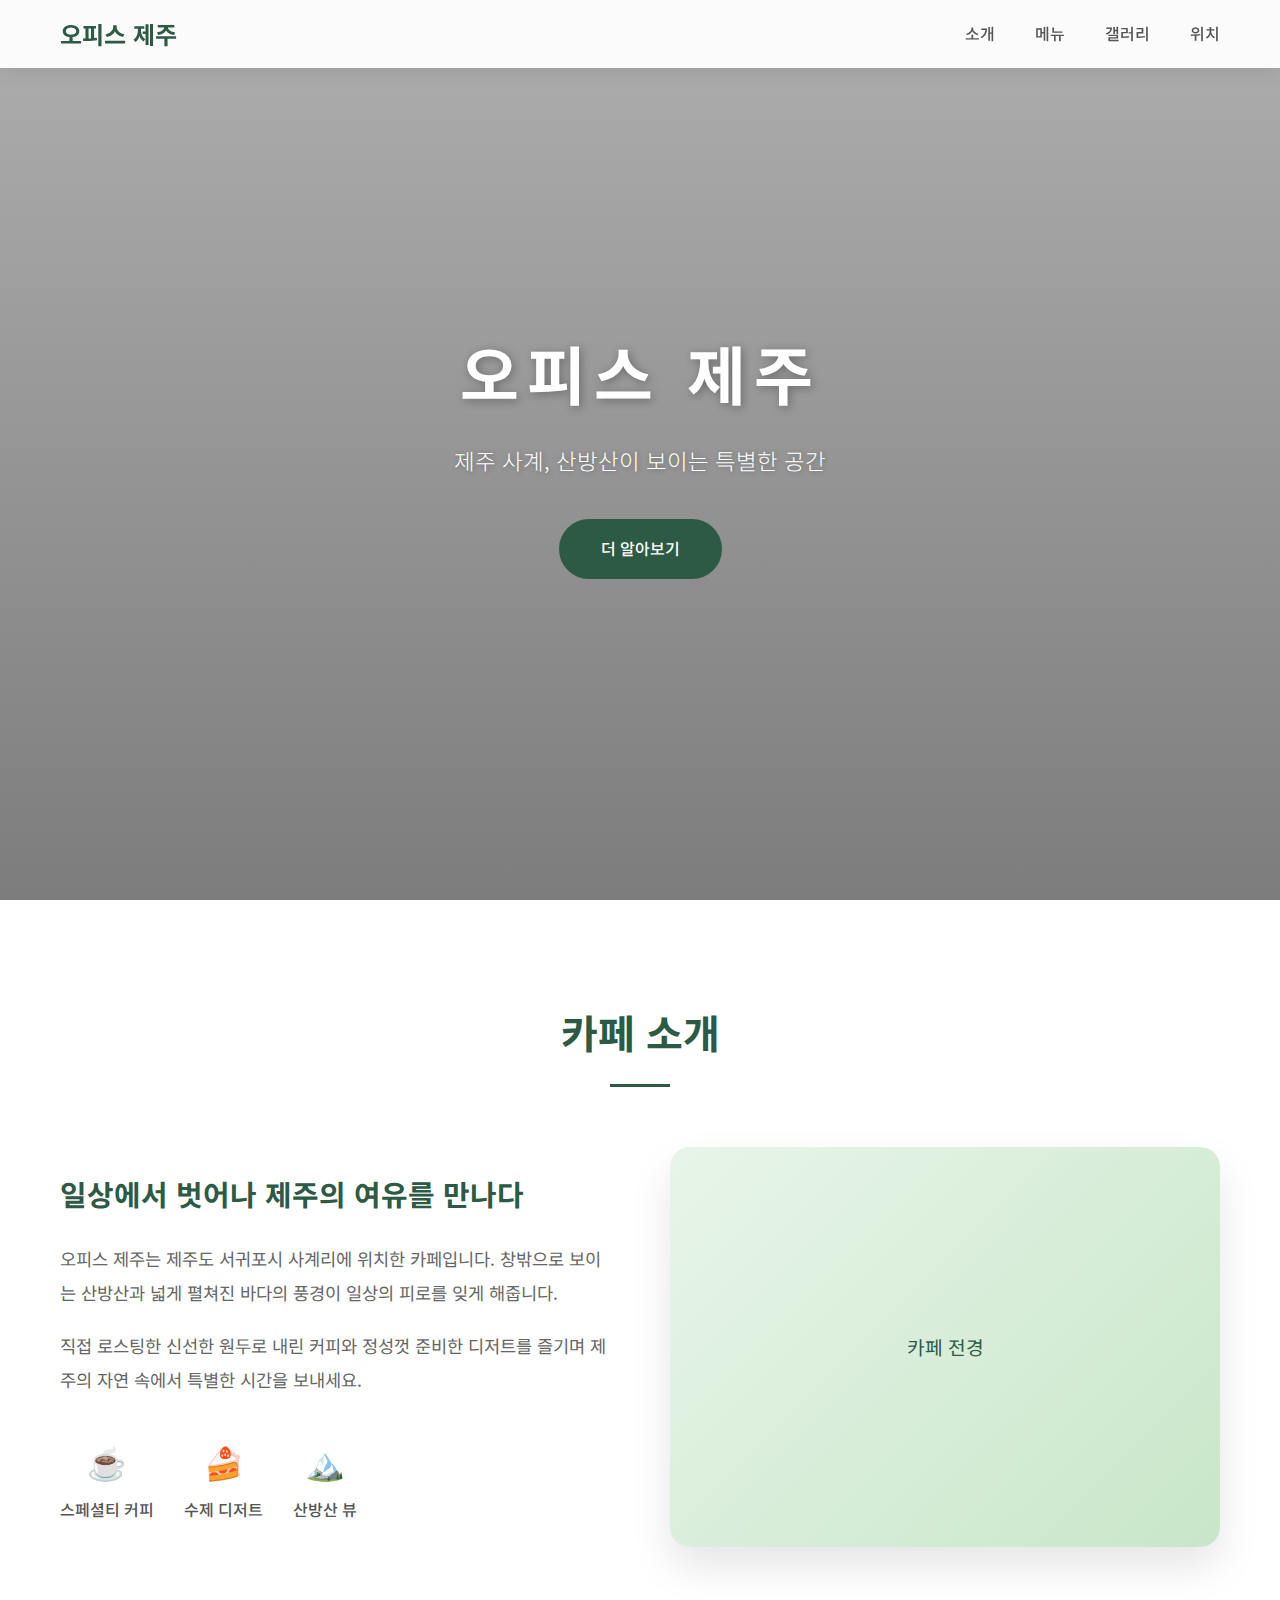
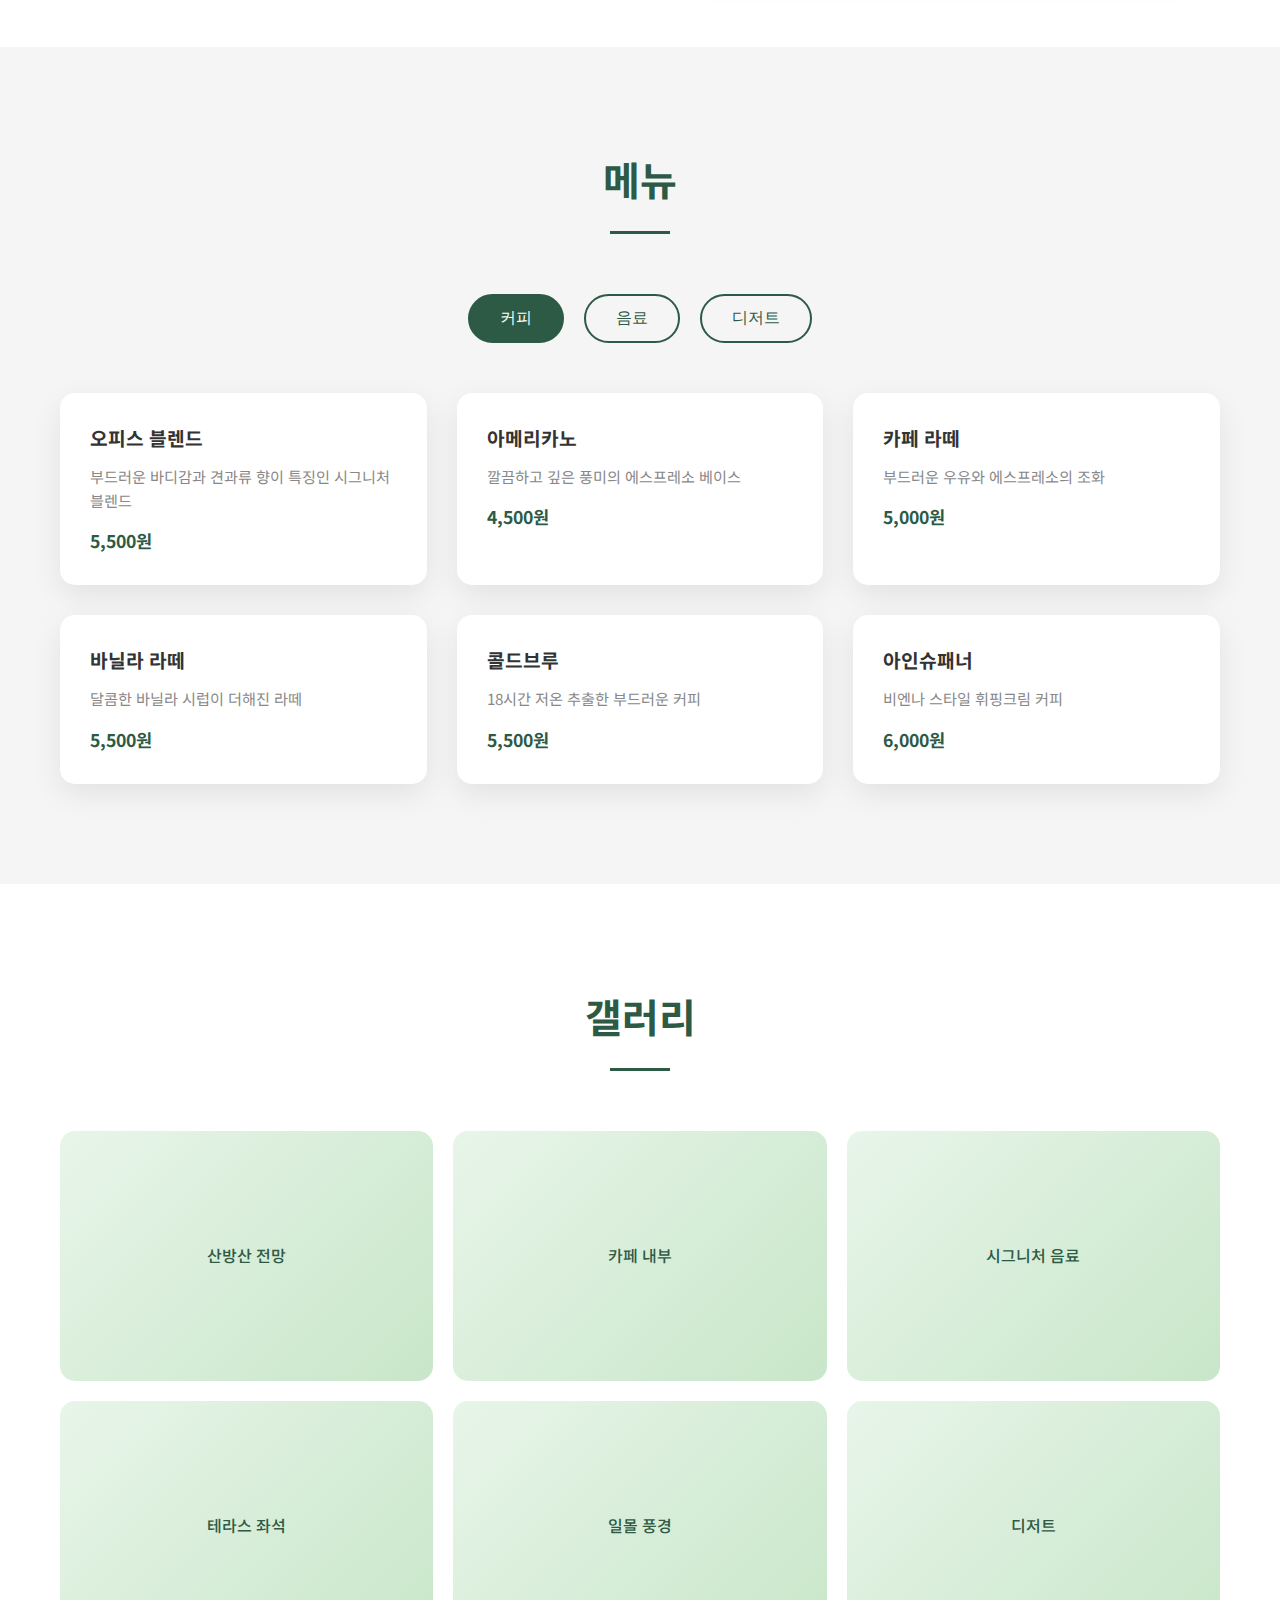
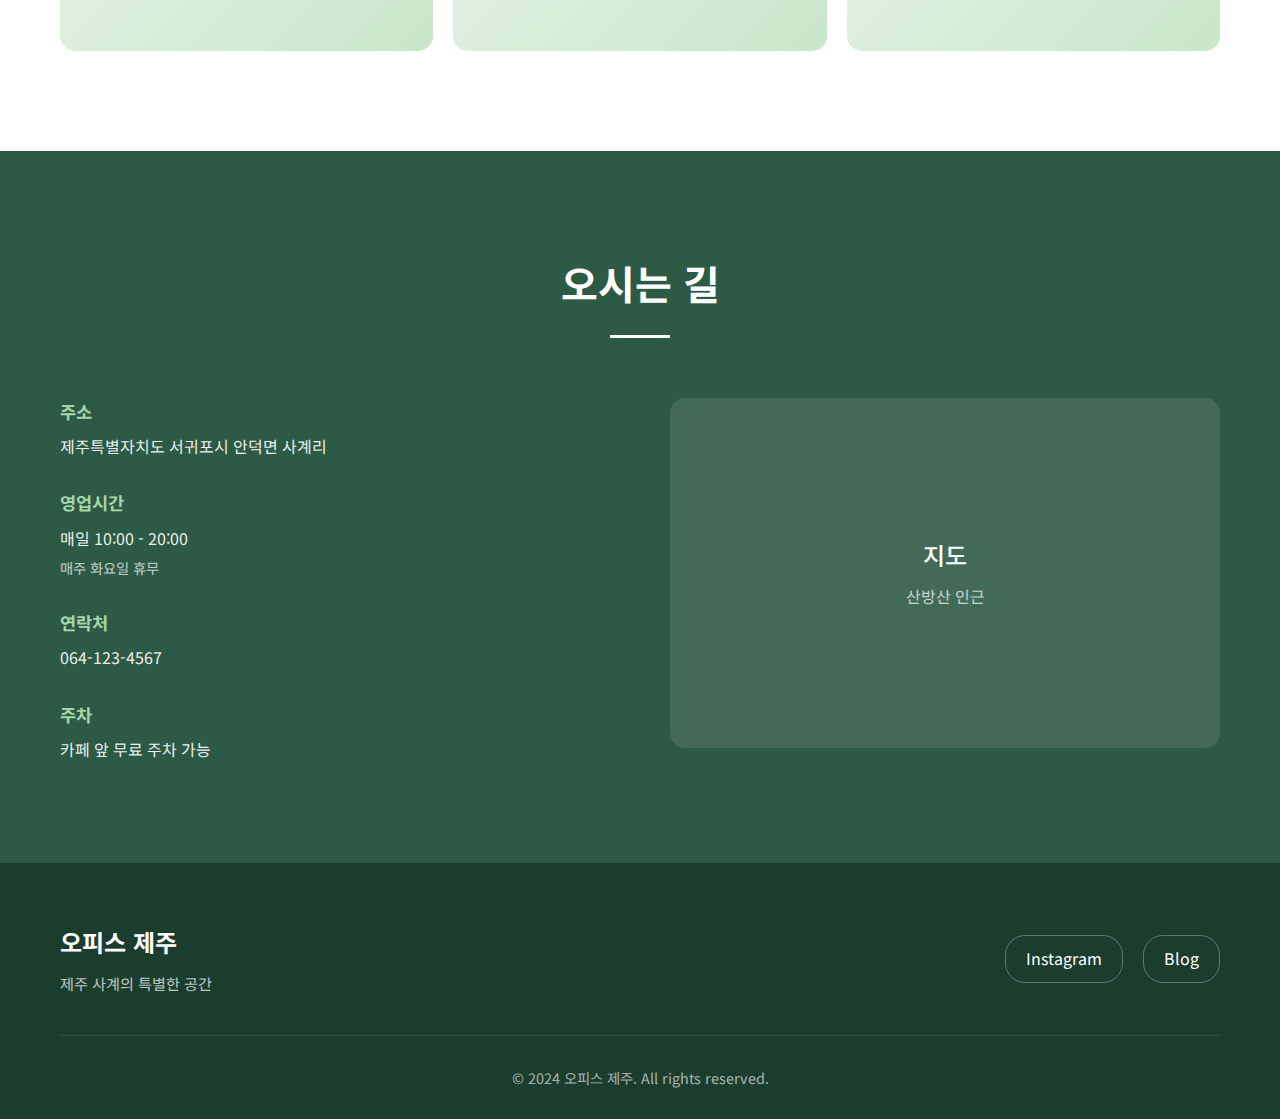
<file: index.html>
<!DOCTYPE html>
<html lang="ko">
<head>
    <meta charset="UTF-8">
    <meta name="viewport" content="width=device-width, initial-scale=1.0">
    <title>오피스 제주 - 제주 사계의 특별한 카페</title>
    <link rel="stylesheet" href="style.css">
    <link href="https://fonts.googleapis.com/css2?family=Noto+Sans+KR:wght@300;400;500;700&display=swap" rel="stylesheet">
</head>
<body>
    <!-- 네비게이션 -->
    <nav class="navbar">
        <div class="nav-container">
            <a href="#" class="logo">오피스 제주</a>
            <ul class="nav-menu">
                <li><a href="about/index.html">소개</a></li>
                <li><a href="#menu">메뉴</a></li>
                <li><a href="#gallery">갤러리</a></li>
                <li><a href="location/index.html">위치</a></li>
            </ul>
            <div class="hamburger">
                <span></span>
                <span></span>
                <span></span>
            </div>
        </div>
    </nav>

    <!-- 히어로 섹션 -->
    <section class="hero" id="home">
        <div class="hero-content">
            <h1>오피스 제주</h1>
            <p>제주 사계, 산방산이 보이는 특별한 공간</p>
            <a href="#about" class="btn-primary">더 알아보기</a>
        </div>
        <div class="hero-overlay"></div>
    </section>

    <!-- 소개 섹션 -->
    <section class="about" id="about">
        <div class="container">
            <h2 class="section-title">카페 소개</h2>
            <div class="about-content">
                <div class="about-text">
                    <h3>일상에서 벗어나 제주의 여유를 만나다</h3>
                    <p>
                        오피스 제주는 제주도 서귀포시 사계리에 위치한 카페입니다.
                        창밖으로 보이는 산방산과 넓게 펼쳐진 바다의 풍경이
                        일상의 피로를 잊게 해줍니다.
                    </p>
                    <p>
                        직접 로스팅한 신선한 원두로 내린 커피와
                        정성껏 준비한 디저트를 즐기며
                        제주의 자연 속에서 특별한 시간을 보내세요.
                    </p>
                    <div class="about-features">
                        <div class="feature">
                            <span class="feature-icon">☕</span>
                            <span>스페셜티 커피</span>
                        </div>
                        <div class="feature">
                            <span class="feature-icon">🍰</span>
                            <span>수제 디저트</span>
                        </div>
                        <div class="feature">
                            <span class="feature-icon">🏔️</span>
                            <span>산방산 뷰</span>
                        </div>
                    </div>
                </div>
                <div class="about-image">
                    <div class="image-placeholder">
                        <span>카페 전경</span>
                    </div>
                </div>
            </div>
        </div>
    </section>

    <!-- 메뉴 섹션 -->
    <section class="menu" id="menu">
        <div class="container">
            <h2 class="section-title">메뉴</h2>
            <div class="menu-categories">
                <button class="menu-tab active" data-category="coffee">커피</button>
                <button class="menu-tab" data-category="drink">음료</button>
                <button class="menu-tab" data-category="dessert">디저트</button>
            </div>
            <div class="menu-grid" id="menu-grid">
                <!-- JavaScript로 동적 생성 -->
            </div>
        </div>
    </section>

    <!-- 갤러리 섹션 -->
    <section class="gallery" id="gallery">
        <div class="container">
            <h2 class="section-title">갤러리</h2>
            <div class="gallery-grid">
                <div class="gallery-item">
                    <div class="gallery-placeholder">산방산 전망</div>
                </div>
                <div class="gallery-item">
                    <div class="gallery-placeholder">카페 내부</div>
                </div>
                <div class="gallery-item">
                    <div class="gallery-placeholder">시그니처 음료</div>
                </div>
                <div class="gallery-item">
                    <div class="gallery-placeholder">테라스 좌석</div>
                </div>
                <div class="gallery-item">
                    <div class="gallery-placeholder">일몰 풍경</div>
                </div>
                <div class="gallery-item">
                    <div class="gallery-placeholder">디저트</div>
                </div>
            </div>
        </div>
    </section>

    <!-- 위치 섹션 -->
    <section class="location" id="location">
        <div class="container">
            <h2 class="section-title">오시는 길</h2>
            <div class="location-content">
                <div class="location-info">
                    <div class="info-item">
                        <h4>주소</h4>
                        <p>제주특별자치도 서귀포시 안덕면 사계리</p>
                    </div>
                    <div class="info-item">
                        <h4>영업시간</h4>
                        <p>매일 10:00 - 20:00</p>
                        <p class="sub-text">매주 화요일 휴무</p>
                    </div>
                    <div class="info-item">
                        <h4>연락처</h4>
                        <p>064-123-4567</p>
                    </div>
                    <div class="info-item">
                        <h4>주차</h4>
                        <p>카페 앞 무료 주차 가능</p>
                    </div>
                </div>
                <div class="location-map">
                    <div class="map-placeholder">
                        <span>지도</span>
                        <p>산방산 인근</p>
                    </div>
                </div>
            </div>
        </div>
    </section>

    <!-- 푸터 -->
    <footer class="footer">
        <div class="container">
            <div class="footer-content">
                <div class="footer-logo">
                    <h3>오피스 제주</h3>
                    <p>제주 사계의 특별한 공간</p>
                </div>
                <div class="footer-social">
                    <a href="#" class="social-link">Instagram</a>
                    <a href="#" class="social-link">Blog</a>
                </div>
            </div>
            <div class="footer-bottom">
                <p>&copy; 2024 오피스 제주. All rights reserved.</p>
            </div>
        </div>
    </footer>

    <script src="script.js"></script>
</body>
</html>
</file>
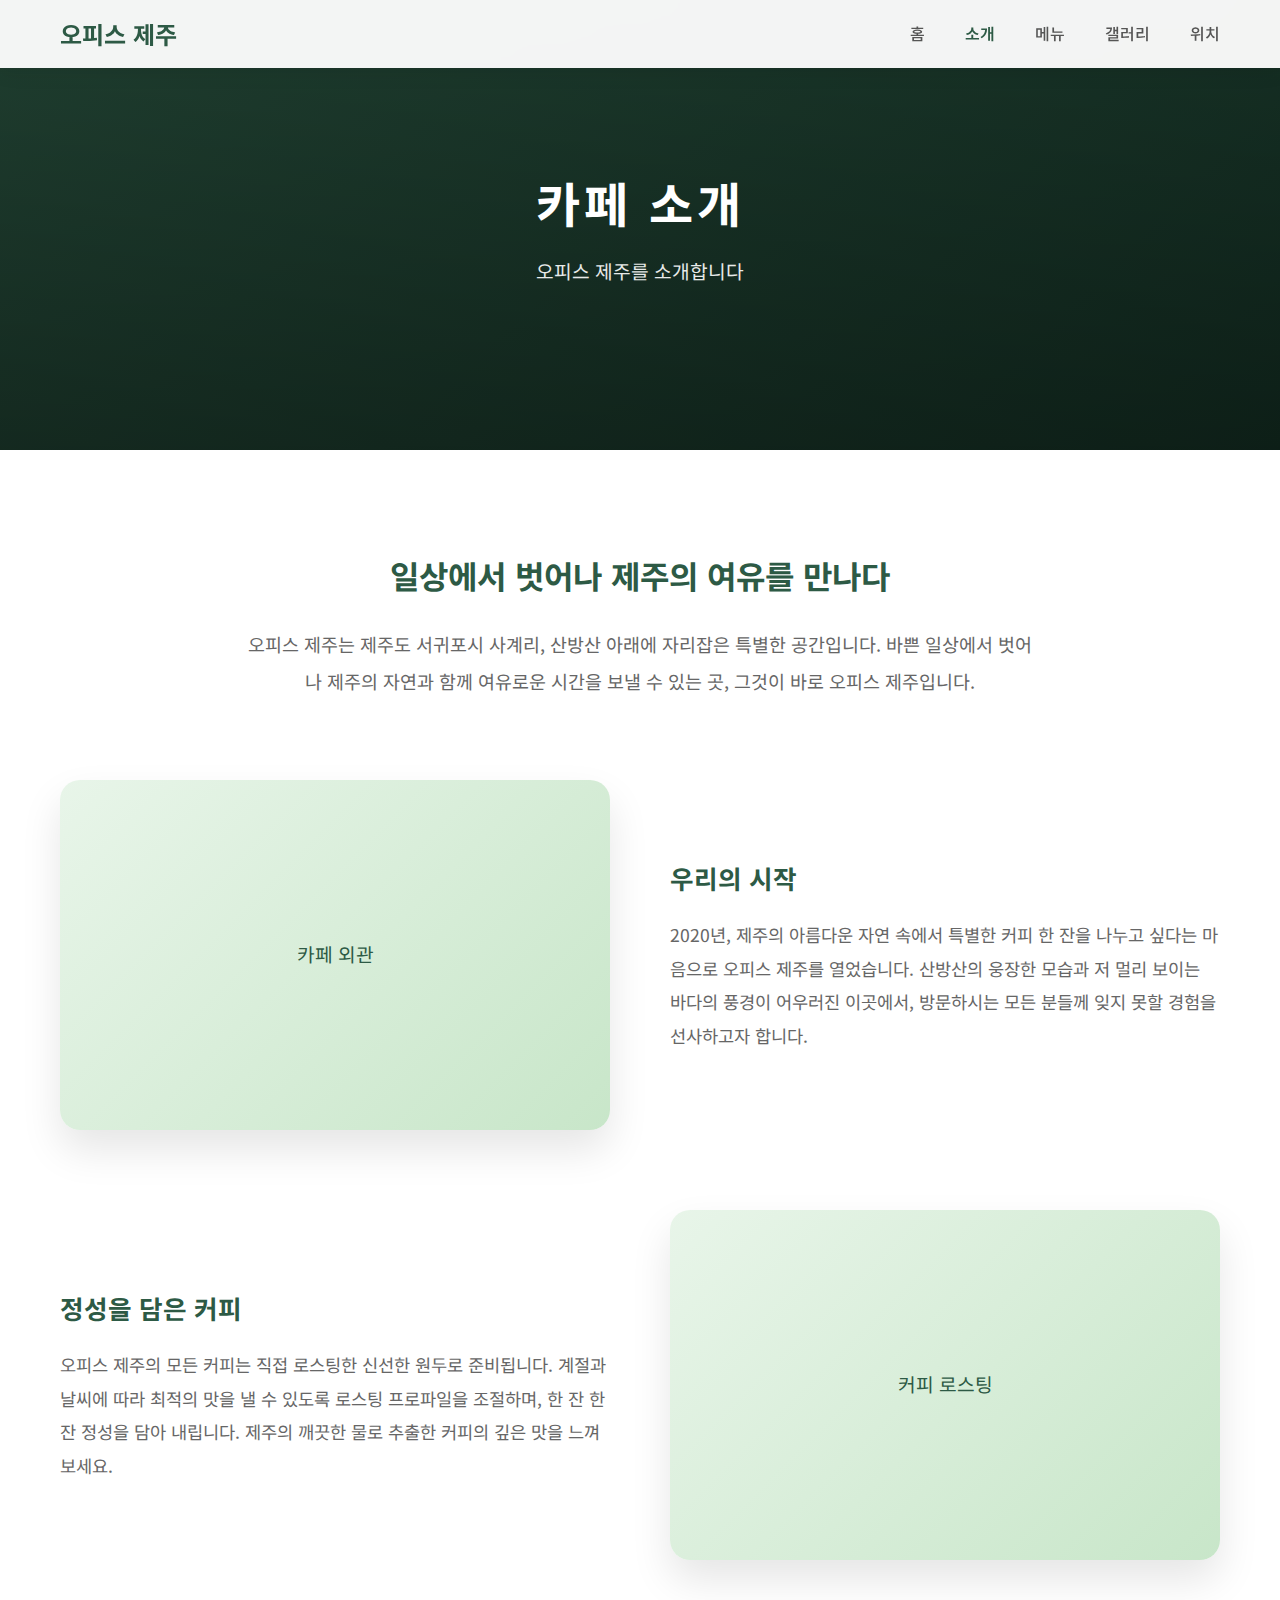
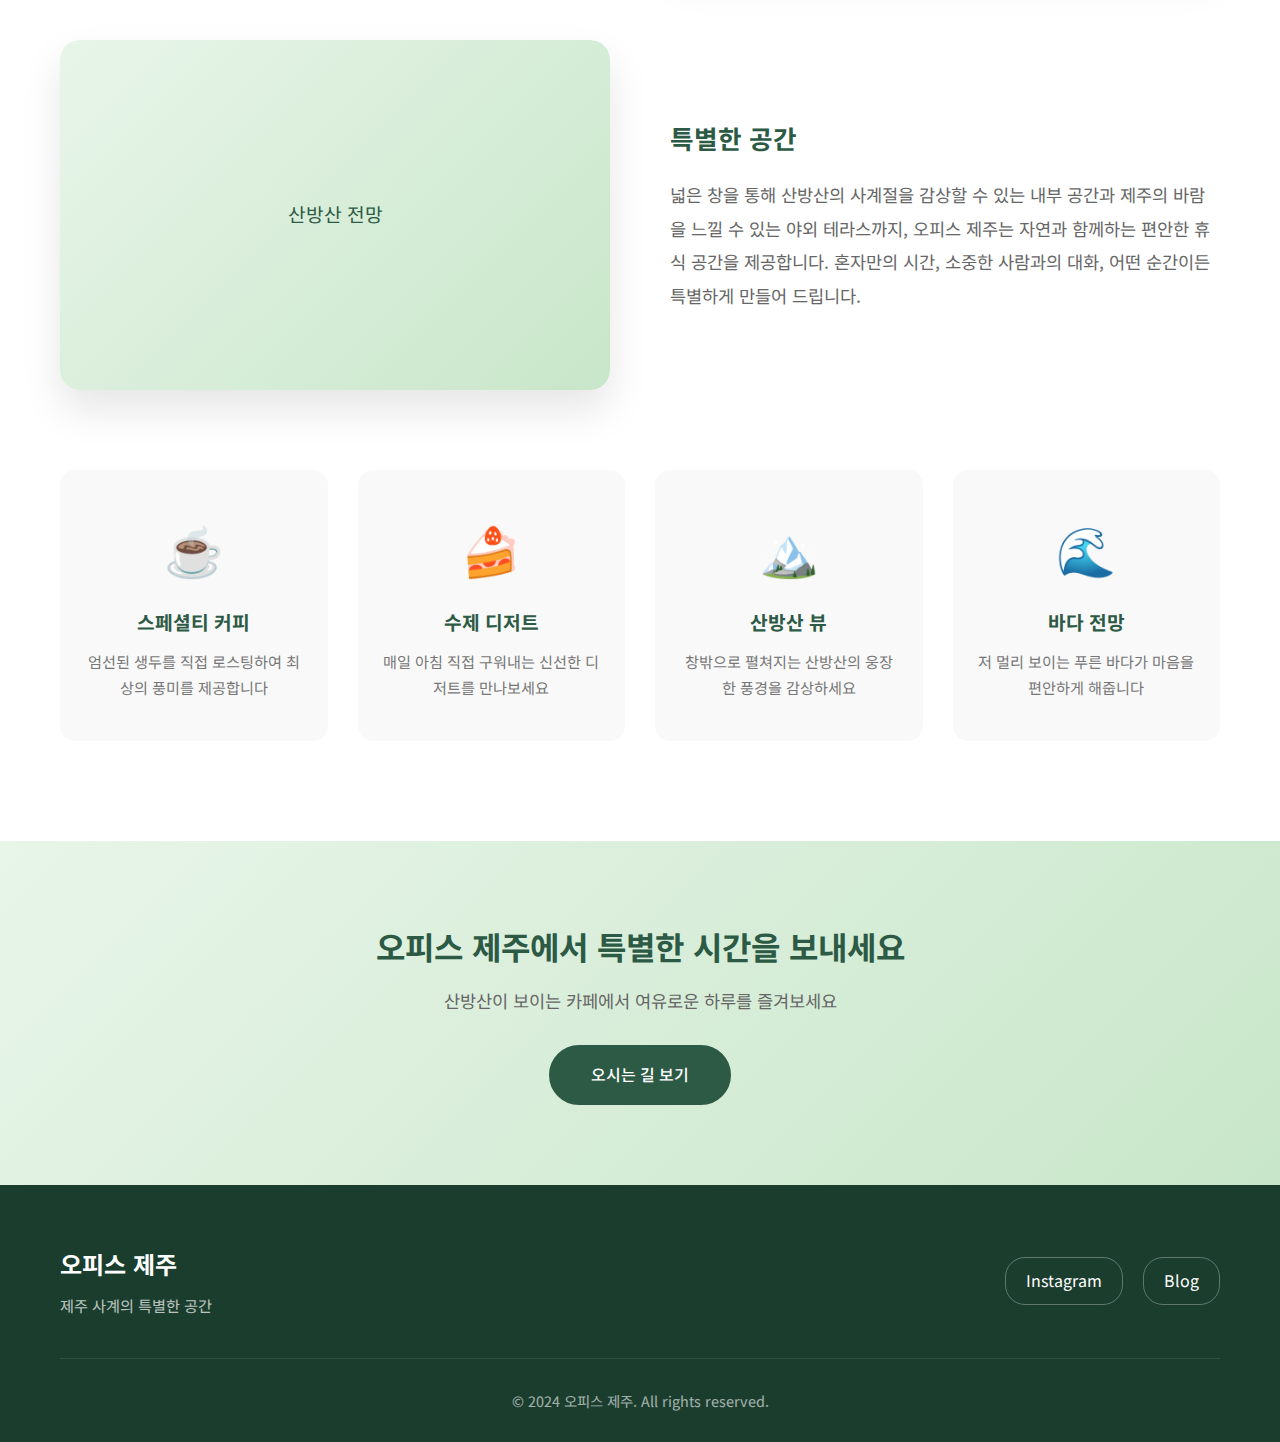
<file: about/index.html>
<!DOCTYPE html>
<html lang="ko">
<head>
    <meta charset="UTF-8">
    <meta name="viewport" content="width=device-width, initial-scale=1.0">
    <title>소개 - 오피스 제주</title>
    <link rel="stylesheet" href="../style.css">
    <link href="https://fonts.googleapis.com/css2?family=Noto+Sans+KR:wght@300;400;500;700&display=swap" rel="stylesheet">
</head>
<body>
    <!-- 네비게이션 -->
    <nav class="navbar">
        <div class="nav-container">
            <a href="../index.html" class="logo">오피스 제주</a>
            <ul class="nav-menu">
                <li><a href="../index.html">홈</a></li>
                <li><a href="index.html" class="active-link">소개</a></li>
                <li><a href="../index.html#menu">메뉴</a></li>
                <li><a href="../index.html#gallery">갤러리</a></li>
                <li><a href="../location/index.html">위치</a></li>
            </ul>
            <div class="hamburger">
                <span></span>
                <span></span>
                <span></span>
            </div>
        </div>
    </nav>

    <!-- 페이지 헤더 -->
    <section class="page-header">
        <div class="page-header-content">
            <h1>카페 소개</h1>
            <p>오피스 제주를 소개합니다</p>
        </div>
        <div class="hero-overlay"></div>
    </section>

    <!-- 소개 메인 섹션 -->
    <section class="about-page">
        <div class="container">
            <div class="about-intro">
                <h2>일상에서 벗어나 제주의 여유를 만나다</h2>
                <p class="intro-text">
                    오피스 제주는 제주도 서귀포시 사계리, 산방산 아래에 자리잡은 특별한 공간입니다.
                    바쁜 일상에서 벗어나 제주의 자연과 함께 여유로운 시간을 보낼 수 있는 곳,
                    그것이 바로 오피스 제주입니다.
                </p>
            </div>

            <!-- 스토리 섹션 -->
            <div class="story-section">
                <div class="story-item">
                    <div class="story-image">
                        <div class="image-placeholder">
                            <span>카페 외관</span>
                        </div>
                    </div>
                    <div class="story-text">
                        <h3>우리의 시작</h3>
                        <p>
                            2020년, 제주의 아름다운 자연 속에서 특별한 커피 한 잔을 나누고 싶다는
                            마음으로 오피스 제주를 열었습니다. 산방산의 웅장한 모습과
                            저 멀리 보이는 바다의 풍경이 어우러진 이곳에서,
                            방문하시는 모든 분들께 잊지 못할 경험을 선사하고자 합니다.
                        </p>
                    </div>
                </div>

                <div class="story-item reverse">
                    <div class="story-image">
                        <div class="image-placeholder">
                            <span>커피 로스팅</span>
                        </div>
                    </div>
                    <div class="story-text">
                        <h3>정성을 담은 커피</h3>
                        <p>
                            오피스 제주의 모든 커피는 직접 로스팅한 신선한 원두로 준비됩니다.
                            계절과 날씨에 따라 최적의 맛을 낼 수 있도록 로스팅 프로파일을 조절하며,
                            한 잔 한 잔 정성을 담아 내립니다.
                            제주의 깨끗한 물로 추출한 커피의 깊은 맛을 느껴보세요.
                        </p>
                    </div>
                </div>

                <div class="story-item">
                    <div class="story-image">
                        <div class="image-placeholder">
                            <span>산방산 전망</span>
                        </div>
                    </div>
                    <div class="story-text">
                        <h3>특별한 공간</h3>
                        <p>
                            넓은 창을 통해 산방산의 사계절을 감상할 수 있는 내부 공간과
                            제주의 바람을 느낄 수 있는 야외 테라스까지,
                            오피스 제주는 자연과 함께하는 편안한 휴식 공간을 제공합니다.
                            혼자만의 시간, 소중한 사람과의 대화, 어떤 순간이든 특별하게 만들어 드립니다.
                        </p>
                    </div>
                </div>
            </div>

            <!-- 특징 섹션 -->
            <div class="features-grid">
                <div class="feature-card">
                    <div class="feature-icon-large">☕</div>
                    <h4>스페셜티 커피</h4>
                    <p>엄선된 생두를 직접 로스팅하여 최상의 풍미를 제공합니다</p>
                </div>
                <div class="feature-card">
                    <div class="feature-icon-large">🍰</div>
                    <h4>수제 디저트</h4>
                    <p>매일 아침 직접 구워내는 신선한 디저트를 만나보세요</p>
                </div>
                <div class="feature-card">
                    <div class="feature-icon-large">🏔️</div>
                    <h4>산방산 뷰</h4>
                    <p>창밖으로 펼쳐지는 산방산의 웅장한 풍경을 감상하세요</p>
                </div>
                <div class="feature-card">
                    <div class="feature-icon-large">🌊</div>
                    <h4>바다 전망</h4>
                    <p>저 멀리 보이는 푸른 바다가 마음을 편안하게 해줍니다</p>
                </div>
            </div>
        </div>
    </section>

    <!-- CTA 섹션 -->
    <section class="cta-section">
        <div class="container">
            <h2>오피스 제주에서 특별한 시간을 보내세요</h2>
            <p>산방산이 보이는 카페에서 여유로운 하루를 즐겨보세요</p>
            <a href="../location/index.html" class="btn-primary">오시는 길 보기</a>
        </div>
    </section>

    <!-- 푸터 -->
    <footer class="footer">
        <div class="container">
            <div class="footer-content">
                <div class="footer-logo">
                    <h3>오피스 제주</h3>
                    <p>제주 사계의 특별한 공간</p>
                </div>
                <div class="footer-social">
                    <a href="#" class="social-link">Instagram</a>
                    <a href="#" class="social-link">Blog</a>
                </div>
            </div>
            <div class="footer-bottom">
                <p>&copy; 2024 오피스 제주. All rights reserved.</p>
            </div>
        </div>
    </footer>

    <script src="../script.js"></script>
</body>
</html>
</file>
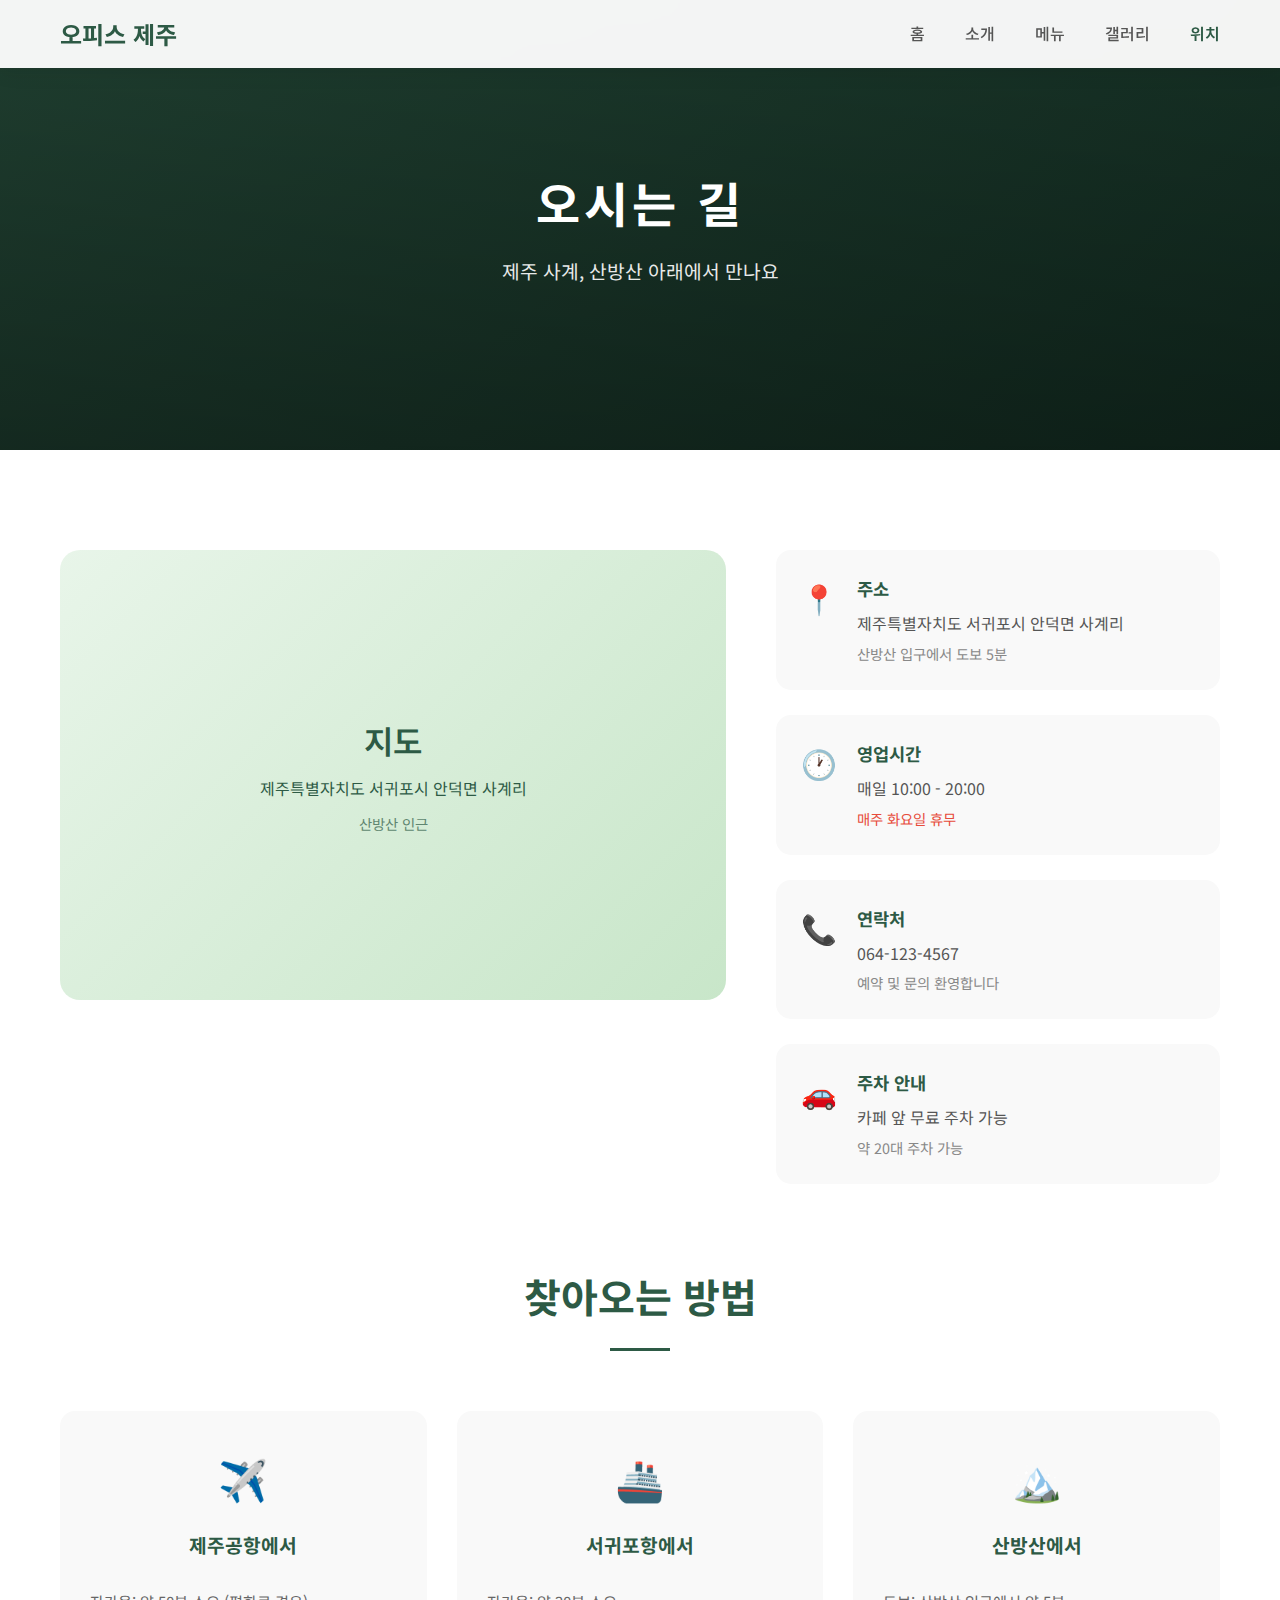
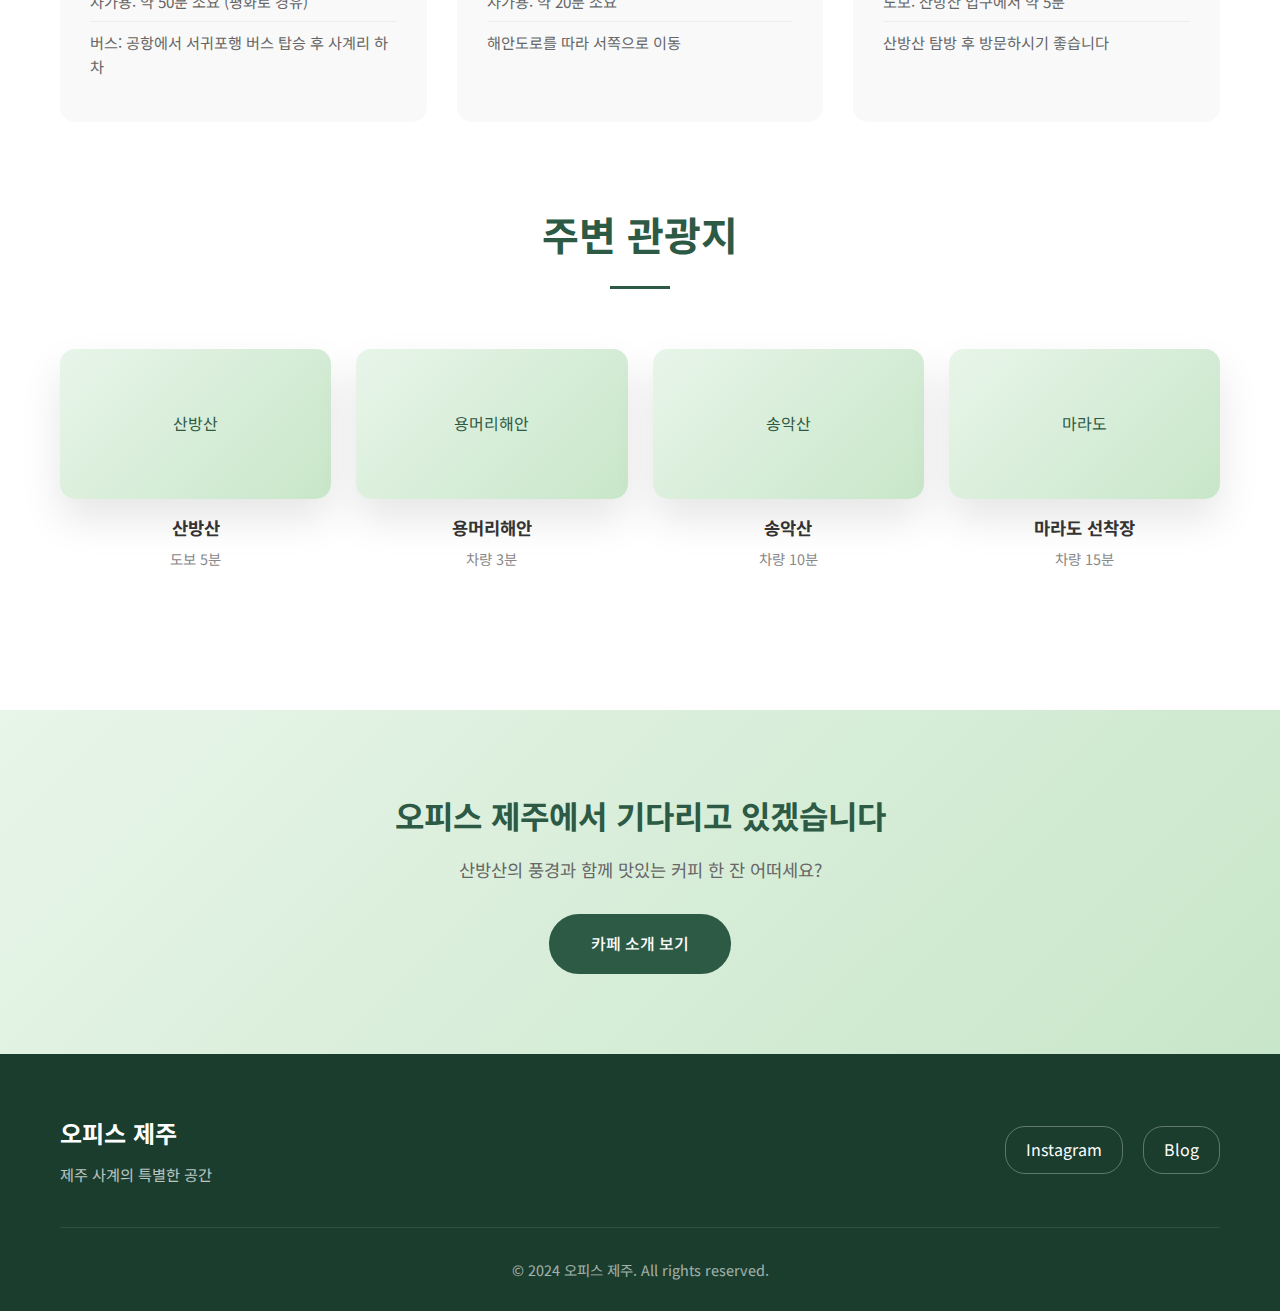
<file: location/index.html>
<!DOCTYPE html>
<html lang="ko">
<head>
    <meta charset="UTF-8">
    <meta name="viewport" content="width=device-width, initial-scale=1.0">
    <title>오시는 길 - 오피스 제주</title>
    <link rel="stylesheet" href="../style.css">
    <link href="https://fonts.googleapis.com/css2?family=Noto+Sans+KR:wght@300;400;500;700&display=swap" rel="stylesheet">
</head>
<body>
    <!-- 네비게이션 -->
    <nav class="navbar">
        <div class="nav-container">
            <a href="../index.html" class="logo">오피스 제주</a>
            <ul class="nav-menu">
                <li><a href="../index.html">홈</a></li>
                <li><a href="../about/index.html">소개</a></li>
                <li><a href="../index.html#menu">메뉴</a></li>
                <li><a href="../index.html#gallery">갤러리</a></li>
                <li><a href="index.html" class="active-link">위치</a></li>
            </ul>
            <div class="hamburger">
                <span></span>
                <span></span>
                <span></span>
            </div>
        </div>
    </nav>

    <!-- 페이지 헤더 -->
    <section class="page-header location-header">
        <div class="page-header-content">
            <h1>오시는 길</h1>
            <p>제주 사계, 산방산 아래에서 만나요</p>
        </div>
        <div class="hero-overlay"></div>
    </section>

    <!-- 위치 정보 섹션 -->
    <section class="location-page">
        <div class="container">
            <div class="location-main">
                <!-- 지도 영역 -->
                <div class="map-container">
                    <div class="map-placeholder-large">
                        <span>지도</span>
                        <p>제주특별자치도 서귀포시 안덕면 사계리</p>
                        <p class="map-sub">산방산 인근</p>
                    </div>
                </div>

                <!-- 상세 정보 -->
                <div class="location-details">
                    <div class="detail-card">
                        <div class="detail-icon">📍</div>
                        <div class="detail-content">
                            <h3>주소</h3>
                            <p>제주특별자치도 서귀포시 안덕면 사계리</p>
                            <p class="detail-sub">산방산 입구에서 도보 5분</p>
                        </div>
                    </div>

                    <div class="detail-card">
                        <div class="detail-icon">🕐</div>
                        <div class="detail-content">
                            <h3>영업시간</h3>
                            <p>매일 10:00 - 20:00</p>
                            <p class="detail-sub highlight">매주 화요일 휴무</p>
                        </div>
                    </div>

                    <div class="detail-card">
                        <div class="detail-icon">📞</div>
                        <div class="detail-content">
                            <h3>연락처</h3>
                            <p>064-123-4567</p>
                            <p class="detail-sub">예약 및 문의 환영합니다</p>
                        </div>
                    </div>

                    <div class="detail-card">
                        <div class="detail-icon">🚗</div>
                        <div class="detail-content">
                            <h3>주차 안내</h3>
                            <p>카페 앞 무료 주차 가능</p>
                            <p class="detail-sub">약 20대 주차 가능</p>
                        </div>
                    </div>
                </div>
            </div>

            <!-- 찾아오는 방법 -->
            <div class="directions-section">
                <h2 class="section-title">찾아오는 방법</h2>

                <div class="directions-grid">
                    <div class="direction-card">
                        <div class="direction-icon">✈️</div>
                        <h4>제주공항에서</h4>
                        <ul>
                            <li>자가용: 약 50분 소요 (평화로 경유)</li>
                            <li>버스: 공항에서 서귀포행 버스 탑승 후 사계리 하차</li>
                        </ul>
                    </div>

                    <div class="direction-card">
                        <div class="direction-icon">🚢</div>
                        <h4>서귀포항에서</h4>
                        <ul>
                            <li>자가용: 약 20분 소요</li>
                            <li>해안도로를 따라 서쪽으로 이동</li>
                        </ul>
                    </div>

                    <div class="direction-card">
                        <div class="direction-icon">🏔️</div>
                        <h4>산방산에서</h4>
                        <ul>
                            <li>도보: 산방산 입구에서 약 5분</li>
                            <li>산방산 탐방 후 방문하시기 좋습니다</li>
                        </ul>
                    </div>
                </div>
            </div>

            <!-- 주변 관광지 -->
            <div class="nearby-section">
                <h2 class="section-title">주변 관광지</h2>

                <div class="nearby-grid">
                    <div class="nearby-item">
                        <div class="nearby-image">
                            <div class="image-placeholder small">산방산</div>
                        </div>
                        <h4>산방산</h4>
                        <p>도보 5분</p>
                    </div>
                    <div class="nearby-item">
                        <div class="nearby-image">
                            <div class="image-placeholder small">용머리해안</div>
                        </div>
                        <h4>용머리해안</h4>
                        <p>차량 3분</p>
                    </div>
                    <div class="nearby-item">
                        <div class="nearby-image">
                            <div class="image-placeholder small">송악산</div>
                        </div>
                        <h4>송악산</h4>
                        <p>차량 10분</p>
                    </div>
                    <div class="nearby-item">
                        <div class="nearby-image">
                            <div class="image-placeholder small">마라도</div>
                        </div>
                        <h4>마라도 선착장</h4>
                        <p>차량 15분</p>
                    </div>
                </div>
            </div>
        </div>
    </section>

    <!-- CTA 섹션 -->
    <section class="cta-section">
        <div class="container">
            <h2>오피스 제주에서 기다리고 있겠습니다</h2>
            <p>산방산의 풍경과 함께 맛있는 커피 한 잔 어떠세요?</p>
            <a href="../about/index.html" class="btn-primary">카페 소개 보기</a>
        </div>
    </section>

    <!-- 푸터 -->
    <footer class="footer">
        <div class="container">
            <div class="footer-content">
                <div class="footer-logo">
                    <h3>오피스 제주</h3>
                    <p>제주 사계의 특별한 공간</p>
                </div>
                <div class="footer-social">
                    <a href="#" class="social-link">Instagram</a>
                    <a href="#" class="social-link">Blog</a>
                </div>
            </div>
            <div class="footer-bottom">
                <p>&copy; 2024 오피스 제주. All rights reserved.</p>
            </div>
        </div>
    </footer>

    <script src="../script.js"></script>
</body>
</html>
</file>
<file: style.css>
/* 기본 스타일 초기화 */
* {
    margin: 0;
    padding: 0;
    box-sizing: border-box;
}

html {
    scroll-behavior: smooth;
}

body {
    font-family: 'Noto Sans KR', sans-serif;
    line-height: 1.6;
    color: #333;
    background-color: #fafafa;
}

.container {
    max-width: 1200px;
    margin: 0 auto;
    padding: 0 20px;
}

/* 네비게이션 */
.navbar {
    position: fixed;
    top: 0;
    left: 0;
    width: 100%;
    background: rgba(255, 255, 255, 0.95);
    backdrop-filter: blur(10px);
    z-index: 1000;
    box-shadow: 0 2px 20px rgba(0, 0, 0, 0.1);
}

.nav-container {
    max-width: 1200px;
    margin: 0 auto;
    padding: 15px 20px;
    display: flex;
    justify-content: space-between;
    align-items: center;
}

.logo {
    font-size: 1.5rem;
    font-weight: 700;
    color: #2d5a45;
    text-decoration: none;
}

.nav-menu {
    display: flex;
    list-style: none;
    gap: 40px;
}

.nav-menu a {
    text-decoration: none;
    color: #555;
    font-weight: 500;
    transition: color 0.3s ease;
}

.nav-menu a:hover {
    color: #2d5a45;
}

.hamburger {
    display: none;
    flex-direction: column;
    cursor: pointer;
    gap: 5px;
}

.hamburger span {
    width: 25px;
    height: 3px;
    background: #333;
    transition: all 0.3s ease;
}

/* 히어로 섹션 */
.hero {
    height: 100vh;
    background: linear-gradient(135deg, #667eea 0%, #764ba2 100%);
    background-image: url('https://images.unsplash.com/photo-1559305616-3f99cd43e353?w=1920');
    background-size: cover;
    background-position: center;
    display: flex;
    align-items: center;
    justify-content: center;
    position: relative;
    text-align: center;
}

.hero-overlay {
    position: absolute;
    top: 0;
    left: 0;
    width: 100%;
    height: 100%;
    background: linear-gradient(to bottom, rgba(0, 0, 0, 0.3), rgba(0, 0, 0, 0.5));
}

.hero-content {
    position: relative;
    z-index: 1;
    color: white;
    padding: 20px;
}

.hero-content h1 {
    font-size: 4rem;
    font-weight: 700;
    margin-bottom: 20px;
    text-shadow: 2px 2px 10px rgba(0, 0, 0, 0.3);
    letter-spacing: 8px;
}

.hero-content p {
    font-size: 1.4rem;
    margin-bottom: 40px;
    font-weight: 300;
    text-shadow: 1px 1px 5px rgba(0, 0, 0, 0.3);
}

.btn-primary {
    display: inline-block;
    padding: 15px 40px;
    background: #2d5a45;
    color: white;
    text-decoration: none;
    border-radius: 30px;
    font-weight: 500;
    transition: all 0.3s ease;
    border: 2px solid #2d5a45;
}

.btn-primary:hover {
    background: transparent;
    color: white;
    border-color: white;
    transform: translateY(-3px);
}

/* 섹션 공통 스타일 */
section {
    padding: 100px 0;
}

.section-title {
    text-align: center;
    font-size: 2.5rem;
    color: #2d5a45;
    margin-bottom: 60px;
    position: relative;
}

.section-title::after {
    content: '';
    display: block;
    width: 60px;
    height: 3px;
    background: #2d5a45;
    margin: 20px auto 0;
}

/* 소개 섹션 */
.about {
    background: white;
}

.about-content {
    display: grid;
    grid-template-columns: 1fr 1fr;
    gap: 60px;
    align-items: center;
}

.about-text h3 {
    font-size: 1.8rem;
    color: #2d5a45;
    margin-bottom: 25px;
}

.about-text p {
    color: #666;
    margin-bottom: 20px;
    font-size: 1.1rem;
    line-height: 1.9;
}

.about-features {
    display: flex;
    gap: 30px;
    margin-top: 40px;
}

.feature {
    display: flex;
    flex-direction: column;
    align-items: center;
    gap: 10px;
}

.feature-icon {
    font-size: 2rem;
}

.feature span:last-child {
    font-weight: 500;
    color: #555;
}

.about-image {
    display: flex;
    justify-content: center;
}

.image-placeholder {
    width: 100%;
    height: 400px;
    background: linear-gradient(135deg, #e8f5e9 0%, #c8e6c9 100%);
    border-radius: 20px;
    display: flex;
    flex-direction: column;
    align-items: center;
    justify-content: center;
    color: #2d5a45;
    font-size: 1.2rem;
    box-shadow: 0 20px 40px rgba(0, 0, 0, 0.1);
}

/* 메뉴 섹션 */
.menu {
    background: #f5f5f5;
}

.menu-categories {
    display: flex;
    justify-content: center;
    gap: 20px;
    margin-bottom: 50px;
}

.menu-tab {
    padding: 12px 30px;
    border: 2px solid #2d5a45;
    background: transparent;
    color: #2d5a45;
    border-radius: 25px;
    cursor: pointer;
    font-size: 1rem;
    font-weight: 500;
    transition: all 0.3s ease;
}

.menu-tab:hover,
.menu-tab.active {
    background: #2d5a45;
    color: white;
}

.menu-grid {
    display: grid;
    grid-template-columns: repeat(auto-fit, minmax(280px, 1fr));
    gap: 30px;
}

.menu-item {
    background: white;
    padding: 30px;
    border-radius: 15px;
    box-shadow: 0 10px 30px rgba(0, 0, 0, 0.08);
    transition: transform 0.3s ease;
}

.menu-item:hover {
    transform: translateY(-5px);
}

.menu-item h4 {
    font-size: 1.2rem;
    color: #333;
    margin-bottom: 10px;
}

.menu-item .description {
    color: #888;
    font-size: 0.95rem;
    margin-bottom: 15px;
}

.menu-item .price {
    color: #2d5a45;
    font-weight: 700;
    font-size: 1.1rem;
}

/* 갤러리 섹션 */
.gallery {
    background: white;
}

.gallery-grid {
    display: grid;
    grid-template-columns: repeat(3, 1fr);
    gap: 20px;
}

.gallery-item {
    position: relative;
    overflow: hidden;
    border-radius: 15px;
    cursor: pointer;
}

.gallery-placeholder {
    width: 100%;
    height: 250px;
    background: linear-gradient(135deg, #e8f5e9 0%, #c8e6c9 100%);
    display: flex;
    align-items: center;
    justify-content: center;
    color: #2d5a45;
    font-weight: 500;
    transition: all 0.3s ease;
}

.gallery-item:hover .gallery-placeholder {
    transform: scale(1.05);
    background: linear-gradient(135deg, #c8e6c9 0%, #a5d6a7 100%);
}

/* 위치 섹션 */
.location {
    background: #2d5a45;
    color: white;
}

.location .section-title {
    color: white;
}

.location .section-title::after {
    background: white;
}

.location-content {
    display: grid;
    grid-template-columns: 1fr 1fr;
    gap: 60px;
}

.location-info {
    display: flex;
    flex-direction: column;
    gap: 30px;
}

.info-item h4 {
    font-size: 1.1rem;
    margin-bottom: 8px;
    color: #a5d6a7;
}

.info-item p {
    font-size: 1rem;
    opacity: 0.9;
}

.info-item .sub-text {
    font-size: 0.9rem;
    opacity: 0.7;
    margin-top: 5px;
}

.map-placeholder {
    width: 100%;
    height: 350px;
    background: rgba(255, 255, 255, 0.1);
    border-radius: 15px;
    display: flex;
    flex-direction: column;
    align-items: center;
    justify-content: center;
    gap: 10px;
}

.map-placeholder span {
    font-size: 1.5rem;
    font-weight: 500;
}

.map-placeholder p {
    opacity: 0.7;
}

/* 푸터 */
.footer {
    background: #1a3d2e;
    color: white;
    padding: 60px 0 30px;
}

.footer-content {
    display: flex;
    justify-content: space-between;
    align-items: center;
    padding-bottom: 40px;
    border-bottom: 1px solid rgba(255, 255, 255, 0.1);
}

.footer-logo h3 {
    font-size: 1.5rem;
    margin-bottom: 10px;
}

.footer-logo p {
    opacity: 0.7;
    font-size: 0.95rem;
}

.footer-social {
    display: flex;
    gap: 20px;
}

.social-link {
    color: white;
    text-decoration: none;
    padding: 10px 20px;
    border: 1px solid rgba(255, 255, 255, 0.3);
    border-radius: 20px;
    transition: all 0.3s ease;
}

.social-link:hover {
    background: white;
    color: #1a3d2e;
}

.footer-bottom {
    text-align: center;
    padding-top: 30px;
    opacity: 0.6;
    font-size: 0.9rem;
}

/* 반응형 디자인 */
@media (max-width: 992px) {
    .about-content,
    .location-content {
        grid-template-columns: 1fr;
        gap: 40px;
    }

    .gallery-grid {
        grid-template-columns: repeat(2, 1fr);
    }
}

@media (max-width: 768px) {
    .nav-menu {
        position: fixed;
        top: 70px;
        left: -100%;
        width: 100%;
        height: calc(100vh - 70px);
        background: white;
        flex-direction: column;
        align-items: center;
        justify-content: flex-start;
        padding-top: 50px;
        gap: 30px;
        transition: left 0.3s ease;
    }

    .nav-menu.active {
        left: 0;
    }

    .hamburger {
        display: flex;
    }

    .hamburger.active span:nth-child(1) {
        transform: rotate(45deg) translate(5px, 5px);
    }

    .hamburger.active span:nth-child(2) {
        opacity: 0;
    }

    .hamburger.active span:nth-child(3) {
        transform: rotate(-45deg) translate(7px, -7px);
    }

    .hero-content h1 {
        font-size: 2.5rem;
        letter-spacing: 4px;
    }

    .hero-content p {
        font-size: 1.1rem;
    }

    section {
        padding: 70px 0;
    }

    .section-title {
        font-size: 2rem;
        margin-bottom: 40px;
    }

    .about-features {
        justify-content: center;
    }

    .menu-categories {
        flex-wrap: wrap;
    }

    .gallery-grid {
        grid-template-columns: 1fr;
    }

    .footer-content {
        flex-direction: column;
        gap: 30px;
        text-align: center;
    }
}

/* 애니메이션 */
@keyframes fadeInUp {
    from {
        opacity: 0;
        transform: translateY(30px);
    }
    to {
        opacity: 1;
        transform: translateY(0);
    }
}

.fade-in {
    animation: fadeInUp 0.6s ease forwards;
}

/* ========================================
   서브페이지 스타일
======================================== */

/* 활성 링크 */
.active-link {
    color: #2d5a45 !important;
    font-weight: 600 !important;
}

/* 페이지 헤더 */
.page-header {
    height: 50vh;
    min-height: 400px;
    background: linear-gradient(135deg, #2d5a45 0%, #1a3d2e 100%);
    display: flex;
    align-items: center;
    justify-content: center;
    position: relative;
    text-align: center;
}

.page-header-content {
    position: relative;
    z-index: 1;
    color: white;
    padding: 20px;
}

.page-header-content h1 {
    font-size: 3rem;
    font-weight: 700;
    margin-bottom: 15px;
    letter-spacing: 4px;
}

.page-header-content p {
    font-size: 1.2rem;
    opacity: 0.9;
}

/* 소개 페이지 스타일 */
.about-page {
    background: white;
}

.about-intro {
    text-align: center;
    max-width: 800px;
    margin: 0 auto 80px;
}

.about-intro h2 {
    font-size: 2rem;
    color: #2d5a45;
    margin-bottom: 25px;
}

.intro-text {
    font-size: 1.15rem;
    color: #666;
    line-height: 2;
}

/* 스토리 섹션 */
.story-section {
    margin-bottom: 80px;
}

.story-item {
    display: grid;
    grid-template-columns: 1fr 1fr;
    gap: 60px;
    align-items: center;
    margin-bottom: 80px;
}

.story-item.reverse {
    direction: rtl;
}

.story-item.reverse > * {
    direction: ltr;
}

.story-image .image-placeholder {
    height: 350px;
}

.story-text h3 {
    font-size: 1.6rem;
    color: #2d5a45;
    margin-bottom: 20px;
}

.story-text p {
    font-size: 1.1rem;
    color: #666;
    line-height: 1.9;
}

/* 특징 그리드 */
.features-grid {
    display: grid;
    grid-template-columns: repeat(4, 1fr);
    gap: 30px;
}

.feature-card {
    background: #f9f9f9;
    padding: 40px 25px;
    border-radius: 15px;
    text-align: center;
    transition: all 0.3s ease;
}

.feature-card:hover {
    background: #e8f5e9;
    transform: translateY(-5px);
}

.feature-icon-large {
    font-size: 3rem;
    margin-bottom: 20px;
}

.feature-card h4 {
    font-size: 1.2rem;
    color: #2d5a45;
    margin-bottom: 12px;
}

.feature-card p {
    font-size: 0.95rem;
    color: #777;
    line-height: 1.7;
}

/* CTA 섹션 */
.cta-section {
    background: linear-gradient(135deg, #e8f5e9 0%, #c8e6c9 100%);
    text-align: center;
    padding: 80px 0;
}

.cta-section h2 {
    font-size: 2rem;
    color: #2d5a45;
    margin-bottom: 15px;
}

.cta-section p {
    font-size: 1.1rem;
    color: #666;
    margin-bottom: 30px;
}

/* 위치 페이지 스타일 */
.location-page {
    background: white;
}

.location-main {
    display: grid;
    grid-template-columns: 1.5fr 1fr;
    gap: 50px;
    margin-bottom: 80px;
}

.map-container {
    width: 100%;
}

.map-placeholder-large {
    width: 100%;
    height: 450px;
    background: linear-gradient(135deg, #e8f5e9 0%, #c8e6c9 100%);
    border-radius: 20px;
    display: flex;
    flex-direction: column;
    align-items: center;
    justify-content: center;
    gap: 10px;
    color: #2d5a45;
}

.map-placeholder-large span {
    font-size: 2rem;
    font-weight: 600;
}

.map-placeholder-large p {
    font-size: 1rem;
}

.map-placeholder-large .map-sub {
    font-size: 0.9rem;
    opacity: 0.7;
}

.location-details {
    display: flex;
    flex-direction: column;
    gap: 25px;
}

.detail-card {
    display: flex;
    gap: 20px;
    padding: 25px;
    background: #f9f9f9;
    border-radius: 15px;
    align-items: flex-start;
}

.detail-icon {
    font-size: 1.8rem;
}

.detail-content h3 {
    font-size: 1.1rem;
    color: #2d5a45;
    margin-bottom: 8px;
}

.detail-content p {
    color: #555;
    font-size: 1rem;
}

.detail-sub {
    font-size: 0.9rem !important;
    color: #888 !important;
    margin-top: 5px;
}

.detail-sub.highlight {
    color: #e74c3c !important;
}

/* 찾아오는 방법 */
.directions-section {
    margin-bottom: 80px;
}

.directions-grid {
    display: grid;
    grid-template-columns: repeat(3, 1fr);
    gap: 30px;
}

.direction-card {
    background: #f9f9f9;
    padding: 35px 30px;
    border-radius: 15px;
    text-align: center;
}

.direction-icon {
    font-size: 2.5rem;
    margin-bottom: 20px;
}

.direction-card h4 {
    font-size: 1.2rem;
    color: #2d5a45;
    margin-bottom: 20px;
}

.direction-card ul {
    list-style: none;
    text-align: left;
}

.direction-card li {
    color: #666;
    font-size: 0.95rem;
    padding: 8px 0;
    border-bottom: 1px solid #eee;
}

.direction-card li:last-child {
    border-bottom: none;
}

/* 주변 관광지 */
.nearby-section {
    margin-bottom: 40px;
}

.nearby-grid {
    display: grid;
    grid-template-columns: repeat(4, 1fr);
    gap: 25px;
}

.nearby-item {
    text-align: center;
}

.nearby-image .image-placeholder.small {
    height: 150px;
    border-radius: 15px;
    margin-bottom: 15px;
    font-size: 1rem;
}

.nearby-item h4 {
    font-size: 1.1rem;
    color: #333;
    margin-bottom: 5px;
}

.nearby-item p {
    font-size: 0.9rem;
    color: #888;
}

/* 서브페이지 반응형 */
@media (max-width: 992px) {
    .story-item {
        grid-template-columns: 1fr;
        gap: 30px;
    }

    .story-item.reverse {
        direction: ltr;
    }

    .features-grid {
        grid-template-columns: repeat(2, 1fr);
    }

    .location-main {
        grid-template-columns: 1fr;
    }

    .directions-grid {
        grid-template-columns: 1fr;
    }

    .nearby-grid {
        grid-template-columns: repeat(2, 1fr);
    }
}

@media (max-width: 768px) {
    .page-header {
        height: 40vh;
        min-height: 300px;
    }

    .page-header-content h1 {
        font-size: 2rem;
    }

    .features-grid {
        grid-template-columns: 1fr;
    }

    .nearby-grid {
        grid-template-columns: 1fr;
    }
}
</file>
